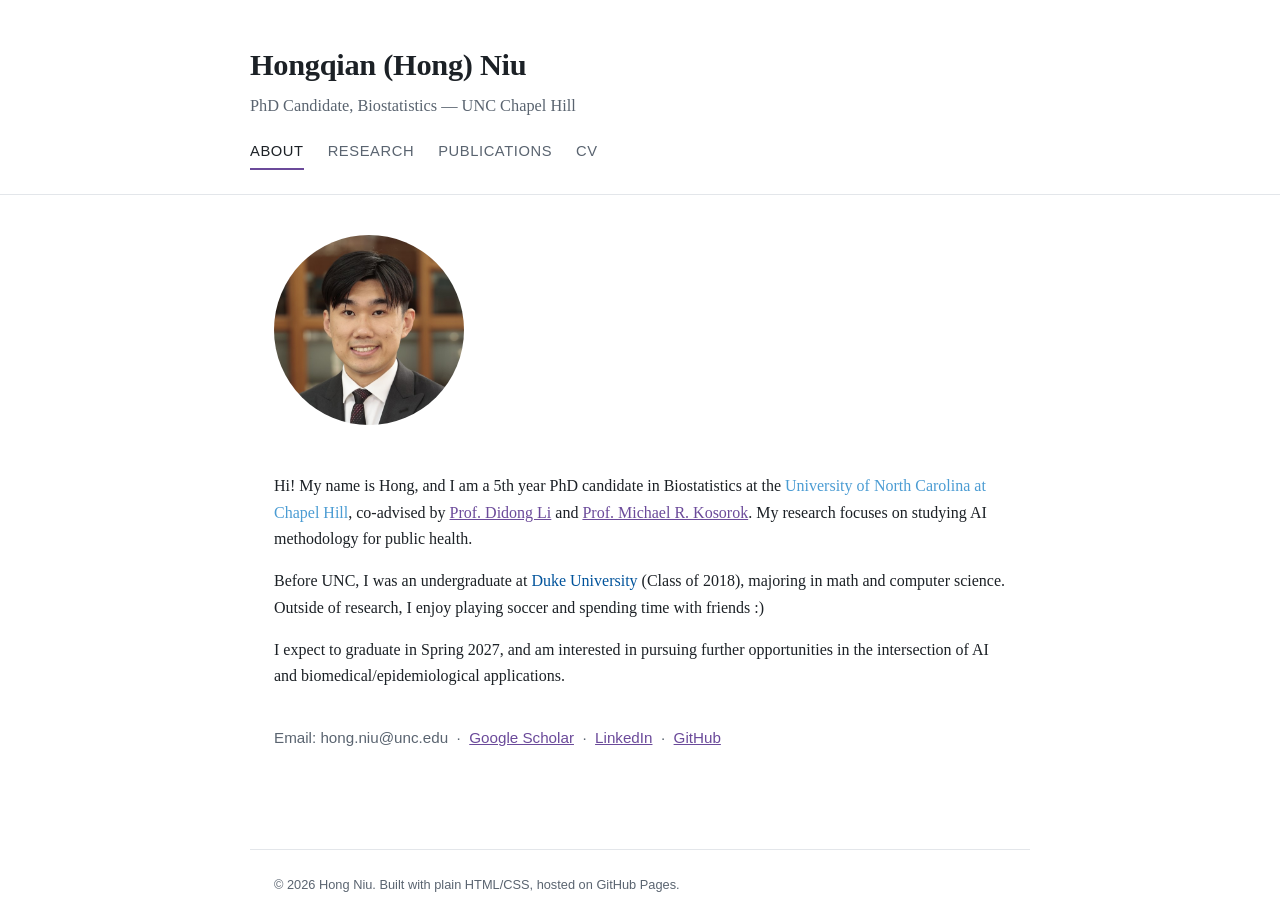
<file: index.html>
<!DOCTYPE html>
<html lang="en">
<head>
<meta charset="UTF-8">
<meta name="viewport" content="width=device-width, initial-scale=1.0">
<title>Hong Niu</title>
<link rel="stylesheet" href="css/style.css">
</head>
<body>

<header class="site-header">
  <div class="header-inner">
    <p class="name">Hongqian (Hong) Niu</p>
    <p class="role">PhD Candidate, Biostatistics — UNC Chapel Hill</p>
    <nav class="site-nav">
      <a href="index.html" class="active">About</a>
      <a href="research.html">Research</a>
      <a href="publications.html">Publications</a>
      <a href="cv.html">CV</a>
    </nav>
  </div>
</header>

<main>
  <img src="photo.jpg" alt="Hong Niu" class="headshot">

  <section>
    <p>
      Hi! My name is Hong, and I am a 5th year PhD candidate in Biostatistics at the <span class="unc-blue">University of North Carolina
      at Chapel Hill</span>, co-advised by <a href="https://sites.google.com/view/didongli/" target="_blank" rel="noopener">Prof. Didong Li</a> and <a href="https://mkosorok.web.unc.edu" target="_blank" rel="noopener">Prof. Michael R. Kosorok</a>. My research focuses on studying AI methodology for public health.
    </p>
    <p>
      Before UNC, I was an undergraduate at <span class="duke-blue">Duke University</span> (Class of 2018), majoring in math and computer science. Outside of research, I enjoy playing soccer and spending time with friends :)
    </p>
    <p>
      I expect to graduate in Spring 2027, and am interested in pursuing further opportunities in the intersection of AI and biomedical/epidemiological applications.
    </p>
  </section>

  <section>
    <p class="entry-meta">Email: hong.niu@unc.edu &nbsp;·&nbsp;
      <a href="https://scholar.google.com/citations?user=G5yHxa0AAAAJ&hl=en&oi=sra" target="_blank" rel="noopener">Google Scholar</a> &nbsp;·&nbsp;
      <a href="https://www.linkedin.com/in/hongqian-niu/" target="_blank" rel="noopener">LinkedIn</a> &nbsp;·&nbsp;
      <a href="https://github.com/hong-niu" target="_blank" rel="noopener">GitHub</a>
    </p>
  </section>
</main>

<footer class="site-footer">
  &copy; 2026 Hong Niu. Built with plain HTML/CSS, hosted on GitHub Pages.
</footer>

</body>
</html>
</file>
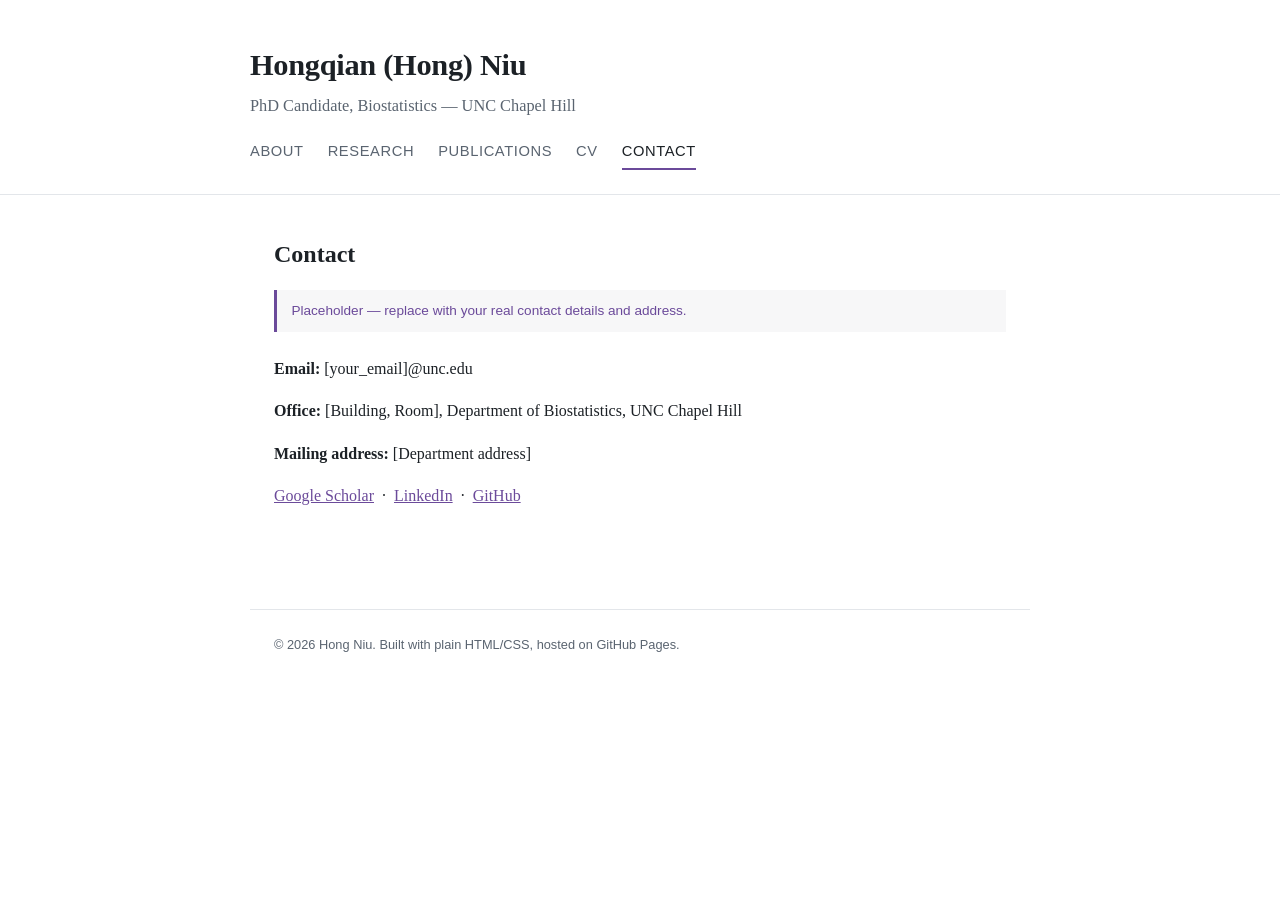
<file: contact.html>
<!DOCTYPE html>
<html lang="en">
<head>
<meta charset="UTF-8">
<meta name="viewport" content="width=device-width, initial-scale=1.0">
<title>Contact — Hong Niu</title>
<link rel="stylesheet" href="css/style.css">
</head>
<body>

<header class="site-header">
  <div class="header-inner">
    <p class="name">Hongqian (Hong) Niu</p>
    <p class="role">PhD Candidate, Biostatistics — UNC Chapel Hill</p>
    <nav class="site-nav">
      <a href="index.html">About</a>
      <a href="research.html">Research</a>
      <a href="publications.html">Publications</a>
      <a href="cv.html">CV</a>
      <a href="contact.html" class="active">Contact</a>
    </nav>
  </div>
</header>

<main>
  <h1 class="page-title">Contact</h1>
  <div class="placeholder-note">Placeholder — replace with your real contact details and address.</div>

  <section>
    <p><strong>Email:</strong> [your_email]@unc.edu</p>
    <p><strong>Office:</strong> [Building, Room], Department of Biostatistics, UNC Chapel Hill</p>
    <p><strong>Mailing address:</strong> [Department address]</p>
    <p>
      <a href="https://scholar.google.com/citations?user=G5yHxa0AAAAJ&hl=en&oi=sra" target="_blank" rel="noopener">Google Scholar</a> &nbsp;·&nbsp;
      <a href="https://www.linkedin.com/in/hongqian-niu/" target="_blank" rel="noopener">LinkedIn</a> &nbsp;·&nbsp;
      <a href="https://github.com/hong-niu" target="_blank" rel="noopener">GitHub</a>
    </p>
  </section>
</main>

<footer class="site-footer">
  &copy; 2026 Hong Niu. Built with plain HTML/CSS, hosted on GitHub Pages.
</footer>

</body>
</html>
</file>
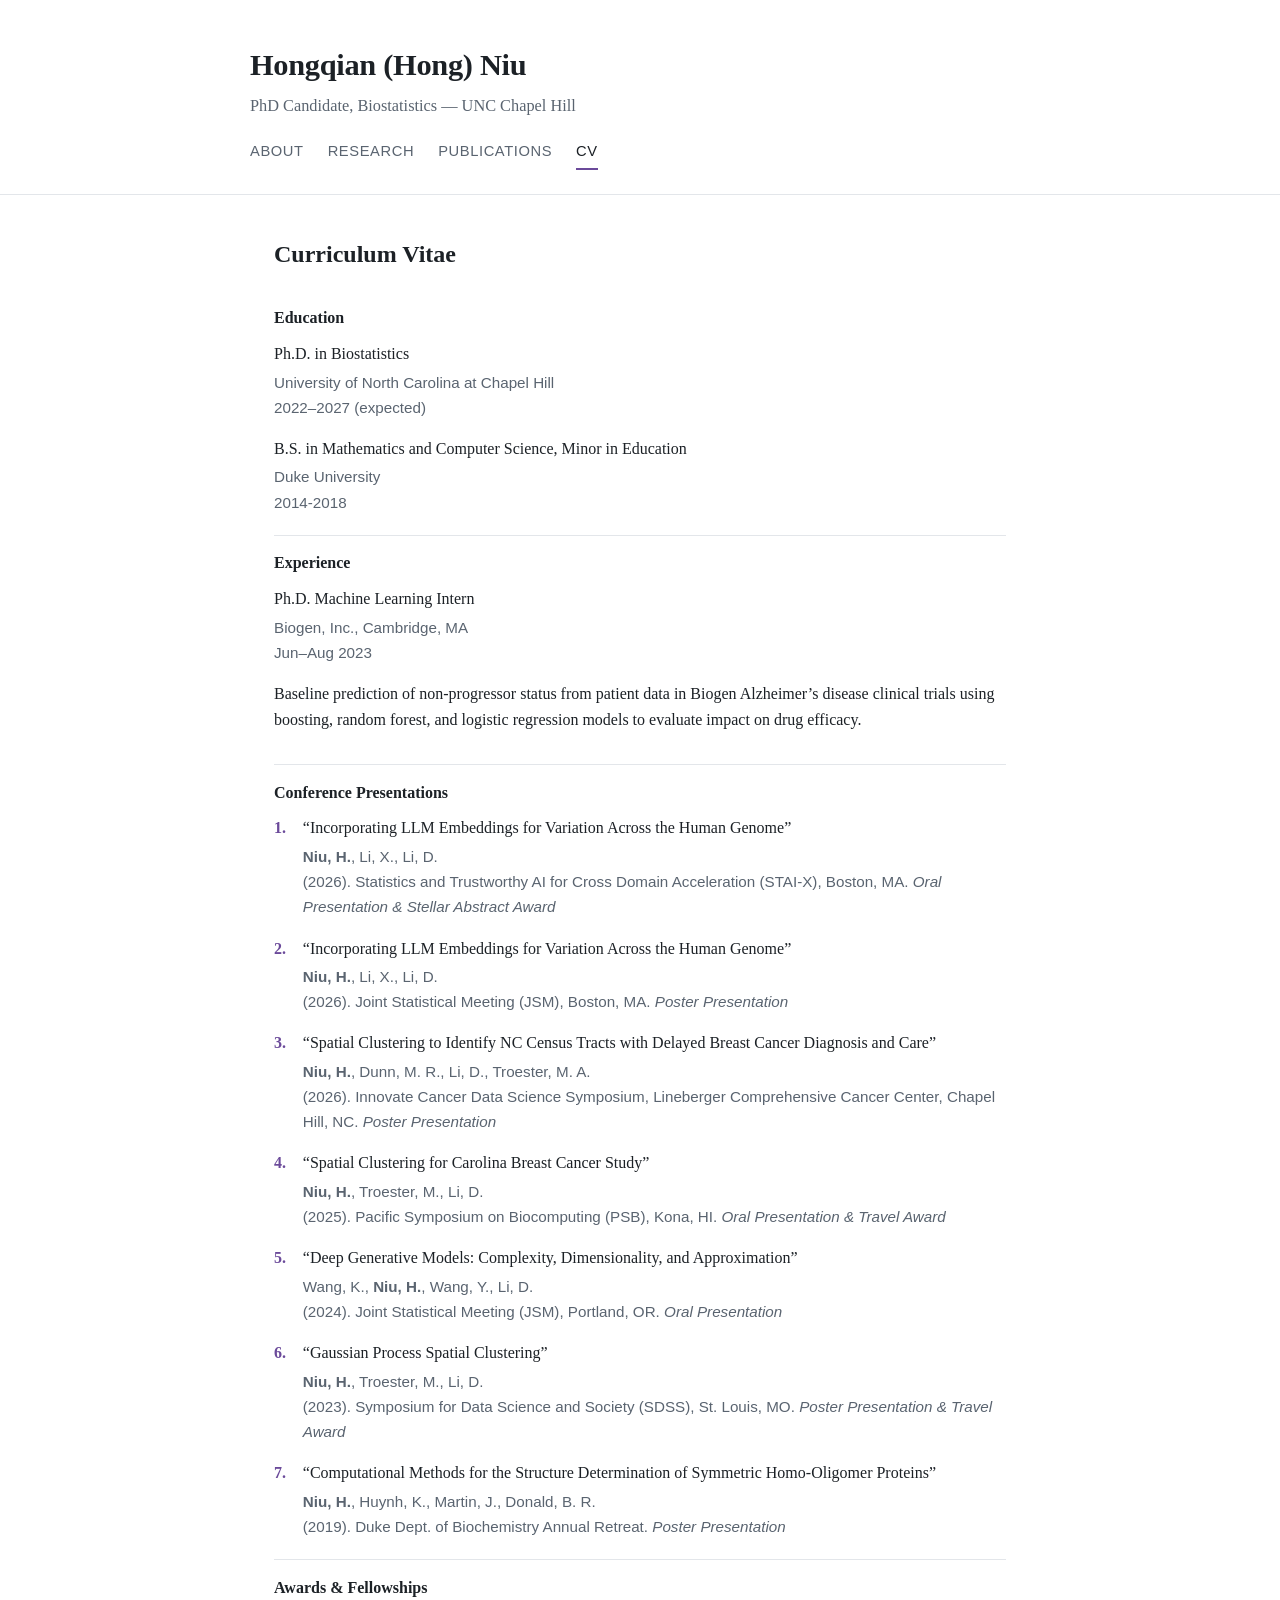
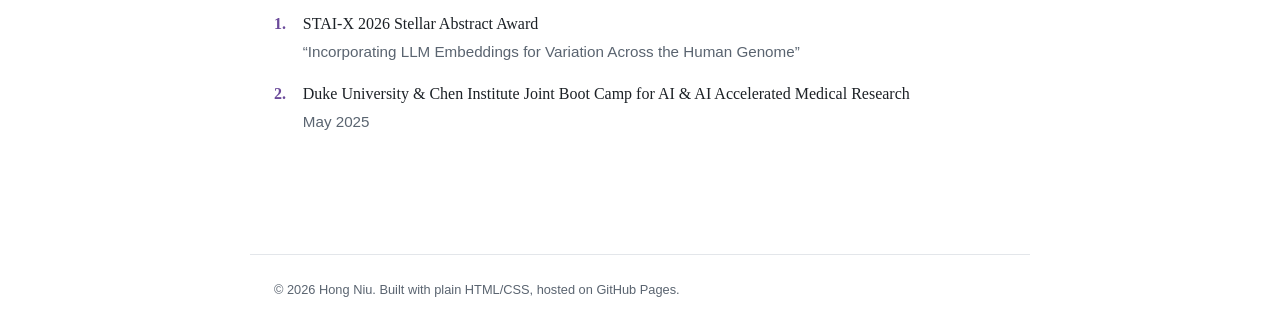
<file: cv.html>
<!DOCTYPE html>
<html lang="en">
<head>
<meta charset="UTF-8">
<meta name="viewport" content="width=device-width, initial-scale=1.0">
<title>CV — Hong Niu</title>
<link rel="stylesheet" href="css/style.css">
</head>
<body>

<header class="site-header">
  <div class="header-inner">
    <p class="name">Hongqian (Hong) Niu</p>
    <p class="role">PhD Candidate, Biostatistics — UNC Chapel Hill</p>
    <nav class="site-nav">
      <a href="index.html">About</a>
      <a href="research.html">Research</a>
      <a href="publications.html">Publications</a>
      <a href="cv.html" class="active">CV</a>
    </nav>
  </div>
</header>

<main>
  <h1 class="page-title">Curriculum Vitae</h1>

  <section>
    <div class="entry">
      <p class="entry-title" style="margin-bottom: 0.6rem;">Education</p>
      <div class="cv-item">
        <p class="cv-degree">Ph.D. in Biostatistics</p>
        <p class="entry-meta">University of North Carolina at Chapel Hill<br>2022&ndash;2027 (expected)</p>
      </div>
      <div class="cv-item">
        <p class="cv-degree">B.S. in Mathematics and Computer Science, Minor in Education</p>
        <p class="entry-meta">Duke University<br>2014-2018</p>
      </div>
    </div>

    <div class="entry">
      <p class="entry-title" style="margin-bottom: 0.6rem;">Experience</p>
      <div class="cv-item">
        <p class="cv-degree">Ph.D. Machine Learning Intern</p>
        <p class="entry-meta">Biogen, Inc., Cambridge, MA<br>Jun&ndash;Aug 2023</p>
        <p>Baseline prediction of non-progressor status from patient data in Biogen Alzheimer&rsquo;s
          disease clinical trials using boosting, random forest, and logistic regression models to
          evaluate impact on drug efficacy.</p>
      </div>
    </div>

    <div class="entry cv-numbered">
      <p class="entry-title" style="margin-bottom: 0.6rem;">Conference Presentations</p>

      <div class="cv-item">
        <p class="cv-degree">&ldquo;Incorporating LLM Embeddings for Variation Across the Human Genome&rdquo;</p>
        <p class="entry-meta"><strong>Niu, H.</strong>, Li, X., Li, D.<br>(2026). Statistics and Trustworthy AI for Cross Domain Acceleration (STAI-X), Boston, MA. <em>Oral Presentation &amp; Stellar Abstract Award</em></p>
      </div>

      <div class="cv-item">
        <p class="cv-degree">&ldquo;Incorporating LLM Embeddings for Variation Across the Human Genome&rdquo;</p>
        <p class="entry-meta"><strong>Niu, H.</strong>, Li, X., Li, D.<br>(2026). Joint Statistical Meeting (JSM), Boston, MA. <em>Poster Presentation</em></p>
      </div>

      <div class="cv-item">
        <p class="cv-degree">&ldquo;Spatial Clustering to Identify NC Census Tracts with Delayed Breast Cancer Diagnosis and Care&rdquo;</p>
        <p class="entry-meta"><strong>Niu, H.</strong>, Dunn, M. R., Li, D., Troester, M. A.<br>(2026). Innovate Cancer Data Science Symposium, Lineberger Comprehensive Cancer Center, Chapel Hill, NC. <em>Poster Presentation</em></p>
      </div>

      <div class="cv-item">
        <p class="cv-degree">&ldquo;Spatial Clustering for Carolina Breast Cancer Study&rdquo;</p>
        <p class="entry-meta"><strong>Niu, H.</strong>, Troester, M., Li, D.<br>(2025). Pacific Symposium on Biocomputing (PSB), Kona, HI. <em>Oral Presentation &amp; Travel Award</em></p>
      </div>

      <div class="cv-item">
        <p class="cv-degree">&ldquo;Deep Generative Models: Complexity, Dimensionality, and Approximation&rdquo;</p>
        <p class="entry-meta">Wang, K., <strong>Niu, H.</strong>, Wang, Y., Li, D.<br>(2024). Joint Statistical Meeting (JSM), Portland, OR. <em>Oral Presentation</em></p>
      </div>

      <div class="cv-item">
        <p class="cv-degree">&ldquo;Gaussian Process Spatial Clustering&rdquo;</p>
        <p class="entry-meta"><strong>Niu, H.</strong>, Troester, M., Li, D.<br>(2023). Symposium for Data Science and Society (SDSS), St. Louis, MO. <em>Poster Presentation &amp; Travel Award</em></p>
      </div>

      <div class="cv-item">
        <p class="cv-degree">&ldquo;Computational Methods for the Structure Determination of Symmetric Homo-Oligomer Proteins&rdquo;</p>
        <p class="entry-meta"><strong>Niu, H.</strong>, Huynh, K., Martin, J., Donald, B. R.<br>(2019). Duke Dept. of Biochemistry Annual Retreat. <em>Poster Presentation</em></p>
      </div>
    </div>

    <!--
    <div class="entry">
      <p class="entry-title">Skills</p>
      <p>R, Python, SAS, [statistical methods], [software/tools]</p>
    </div>
    -->

    <div class="entry cv-numbered">
      <p class="entry-title" style="margin-bottom: 0.6rem;">Awards &amp; Fellowships</p>
      <div class="cv-item">
        <p class="cv-degree">STAI-X 2026 Stellar Abstract Award</p>
        <p class="entry-meta">&ldquo;Incorporating LLM Embeddings for Variation Across the Human Genome&rdquo;</p>
      </div>
      <div class="cv-item">
        <p class="cv-degree">Duke University &amp; Chen Institute Joint Boot Camp for AI &amp; AI Accelerated Medical Research</p>
        <p class="entry-meta">May 2025</p>
      </div>
    </div>
  </section>
</main>

<footer class="site-footer">
  &copy; 2026 Hong Niu. Built with plain HTML/CSS, hosted on GitHub Pages.
</footer>

</body>
</html>
</file>
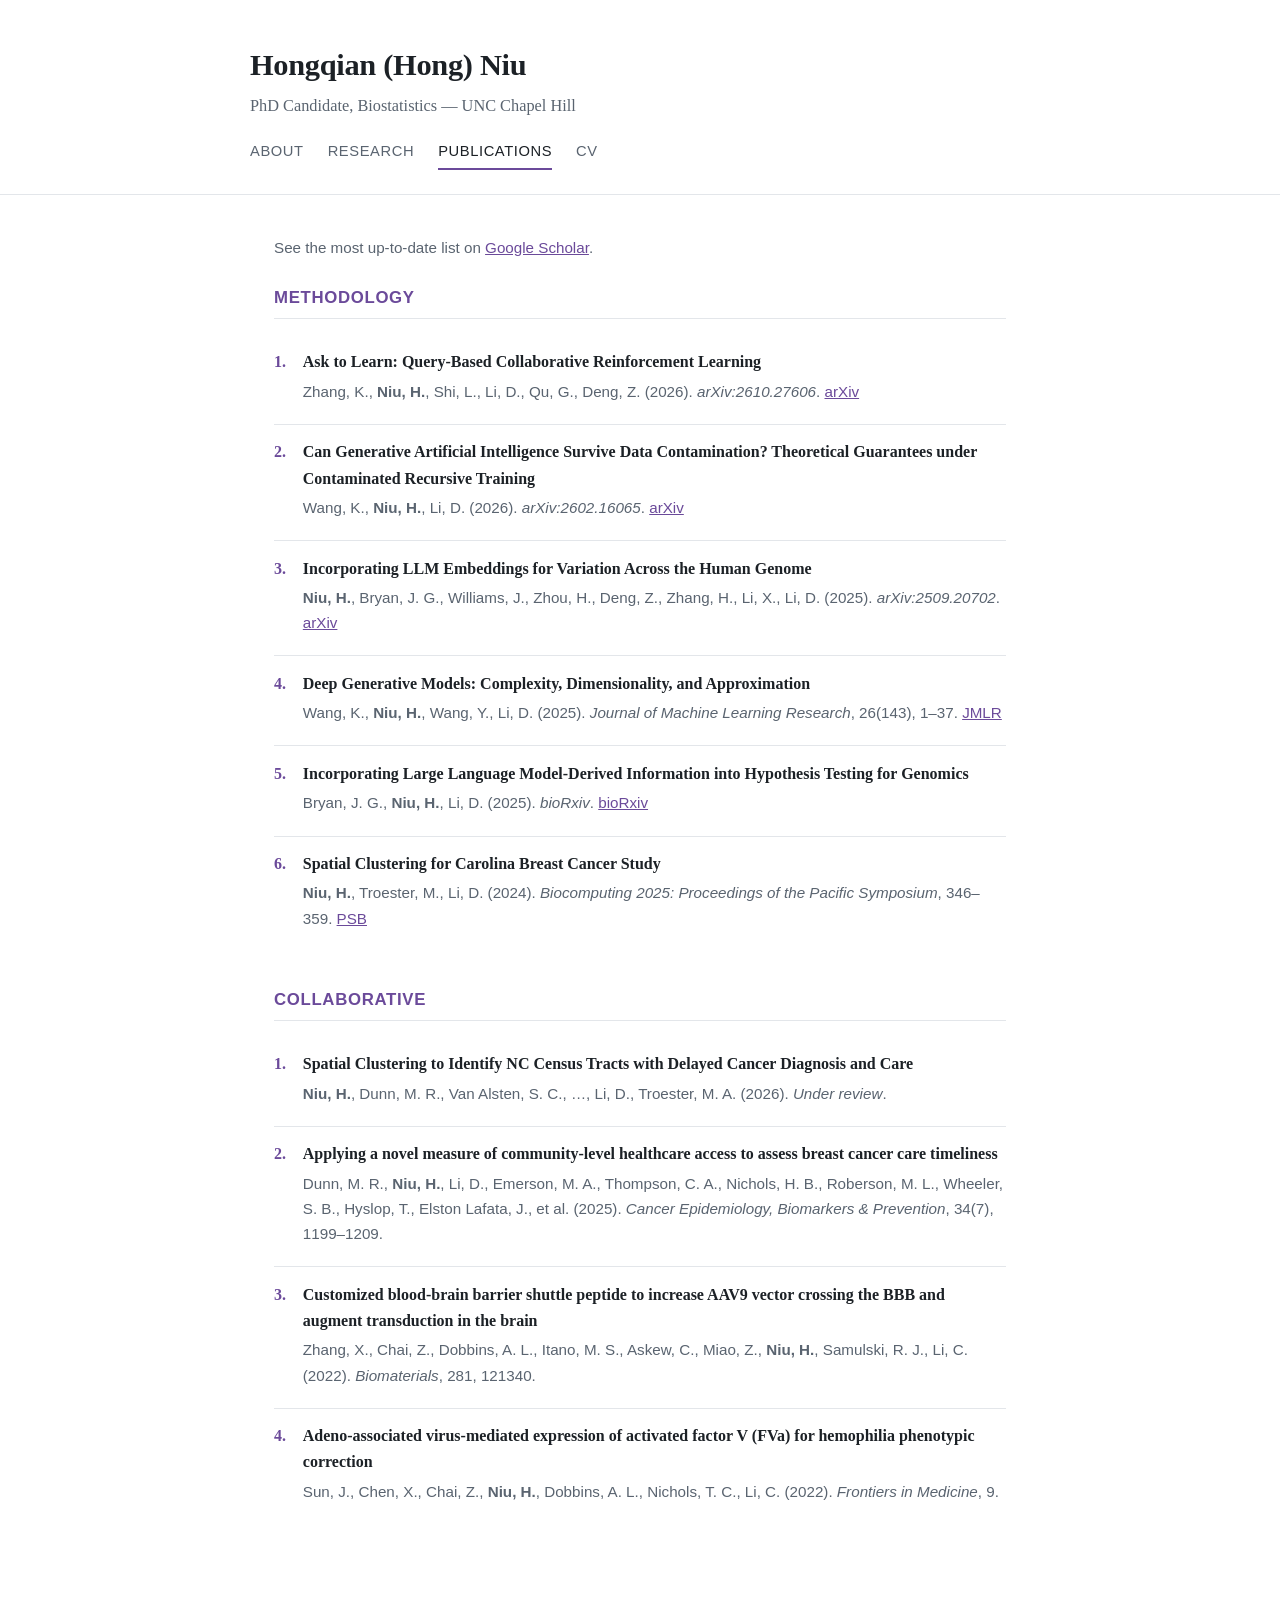
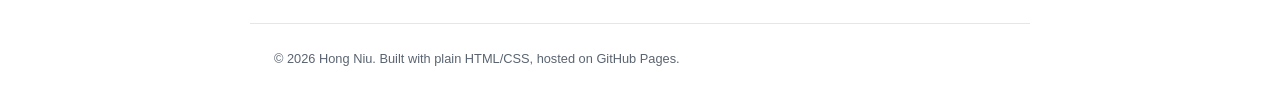
<file: publications.html>
<!DOCTYPE html>
<html lang="en">
<head>
<meta charset="UTF-8">
<meta name="viewport" content="width=device-width, initial-scale=1.0">
<title>Publications — Hong Niu</title>
<link rel="stylesheet" href="css/style.css">
</head>
<body>

<header class="site-header">
  <div class="header-inner">
    <p class="name">Hongqian (Hong) Niu</p>
    <p class="role">PhD Candidate, Biostatistics — UNC Chapel Hill</p>
    <nav class="site-nav">
      <a href="index.html">About</a>
      <a href="research.html">Research</a>
      <a href="publications.html" class="active">Publications</a>
      <a href="cv.html">CV</a>
    </nav>
  </div>
</header>

<main>
  <p class="entry-meta scholar-note">See the most up-to-date list on <a href="https://scholar.google.com/citations?user=G5yHxa0AAAAJ&hl=en&oi=sra" target="_blank" rel="noopener">Google Scholar</a>.</p>

  <section class="pub-list">
    <h2 class="section-title">Methodology</h2>

    <div class="entry">
      <p class="entry-title">Ask to Learn: Query-Based Collaborative Reinforcement Learning</p>
      <p class="entry-meta">Zhang, K., <strong>Niu, H.</strong>, Shi, L., Li, D., Qu, G., Deng, Z. (2026). <em>arXiv:2610.27606</em>.
        <a href="https://arxiv.org/abs/2610.27606" target="_blank" rel="noopener">arXiv</a></p>
    </div>

    <div class="entry">
      <p class="entry-title">Can Generative Artificial Intelligence Survive Data Contamination? Theoretical Guarantees under Contaminated Recursive Training</p>
      <p class="entry-meta">Wang, K., <strong>Niu, H.</strong>, Li, D. (2026). <em>arXiv:2602.16065</em>.
        <a href="https://arxiv.org/abs/2602.16065" target="_blank" rel="noopener">arXiv</a></p>
    </div>

    <div class="entry">
      <p class="entry-title">Incorporating LLM Embeddings for Variation Across the Human Genome</p>
      <p class="entry-meta"><strong>Niu, H.</strong>, Bryan, J. G., Williams, J., Zhou, H., Deng, Z., Zhang, H., Li, X., Li, D. (2025). <em>arXiv:2509.20702</em>.
        <a href="https://arxiv.org/abs/2509.20702" target="_blank" rel="noopener">arXiv</a></p>
    </div>

    <div class="entry">
      <p class="entry-title">Deep Generative Models: Complexity, Dimensionality, and Approximation</p>
      <p class="entry-meta">Wang, K., <strong>Niu, H.</strong>, Wang, Y., Li, D. (2025). <em>Journal of Machine Learning Research</em>, 26(143), 1&ndash;37.
        <a href="https://www.jmlr.org/papers/v26/24-1335.html" target="_blank" rel="noopener">JMLR</a></p>
    </div>

    <div class="entry">
      <p class="entry-title">Incorporating Large Language Model-Derived Information into Hypothesis Testing for Genomics</p>
      <p class="entry-meta">Bryan, J. G., <strong>Niu, H.</strong>, Li, D. (2025). <em>bioRxiv</em>.
        <a href="https://www.biorxiv.org/content/10.1101/2025.04.30.651464" target="_blank" rel="noopener">bioRxiv</a></p>
    </div>

    <div class="entry">
      <p class="entry-title">Spatial Clustering for Carolina Breast Cancer Study</p>
      <p class="entry-meta"><strong>Niu, H.</strong>, Troester, M., Li, D. (2024). <em>Biocomputing 2025: Proceedings of the Pacific Symposium</em>, 346&ndash;359.
        <a href="https://pmc.ncbi.nlm.nih.gov/articles/PMC12764386/" target="_blank" rel="noopener">PSB</a></p>
    </div>
  </section>

  <section class="pub-list">
    <h2 class="section-title">Collaborative</h2>

    <div class="entry">
      <p class="entry-title">Spatial Clustering to Identify NC Census Tracts with Delayed Cancer Diagnosis and Care</p>
      <p class="entry-meta"><strong>Niu, H.</strong>, Dunn, M. R., Van Alsten, S. C., &hellip;, Li, D., Troester, M. A. (2026). <em>Under review</em>.</p>
    </div>

    <div class="entry">
      <p class="entry-title">Applying a novel measure of community-level healthcare access to assess breast cancer care timeliness</p>
      <p class="entry-meta">Dunn, M. R., <strong>Niu, H.</strong>, Li, D., Emerson, M. A., Thompson, C. A., Nichols, H. B., Roberson, M. L., Wheeler, S. B., Hyslop, T., Elston Lafata, J., et al. (2025). <em>Cancer Epidemiology, Biomarkers &amp; Prevention</em>, 34(7), 1199&ndash;1209.</p>
    </div>

    <div class="entry">
      <p class="entry-title">Customized blood-brain barrier shuttle peptide to increase AAV9 vector crossing the BBB and augment transduction in the brain</p>
      <p class="entry-meta">Zhang, X., Chai, Z., Dobbins, A. L., Itano, M. S., Askew, C., Miao, Z., <strong>Niu, H.</strong>, Samulski, R. J., Li, C. (2022). <em>Biomaterials</em>, 281, 121340.</p>
    </div>

    <div class="entry">
      <p class="entry-title">Adeno-associated virus-mediated expression of activated factor V (FVa) for hemophilia phenotypic correction</p>
      <p class="entry-meta">Sun, J., Chen, X., Chai, Z., <strong>Niu, H.</strong>, Dobbins, A. L., Nichols, T. C., Li, C. (2022). <em>Frontiers in Medicine</em>, 9.</p>
    </div>
  </section>
</main>

<footer class="site-footer">
  &copy; 2026 Hong Niu. Built with plain HTML/CSS, hosted on GitHub Pages.
</footer>

</body>
</html>
</file>
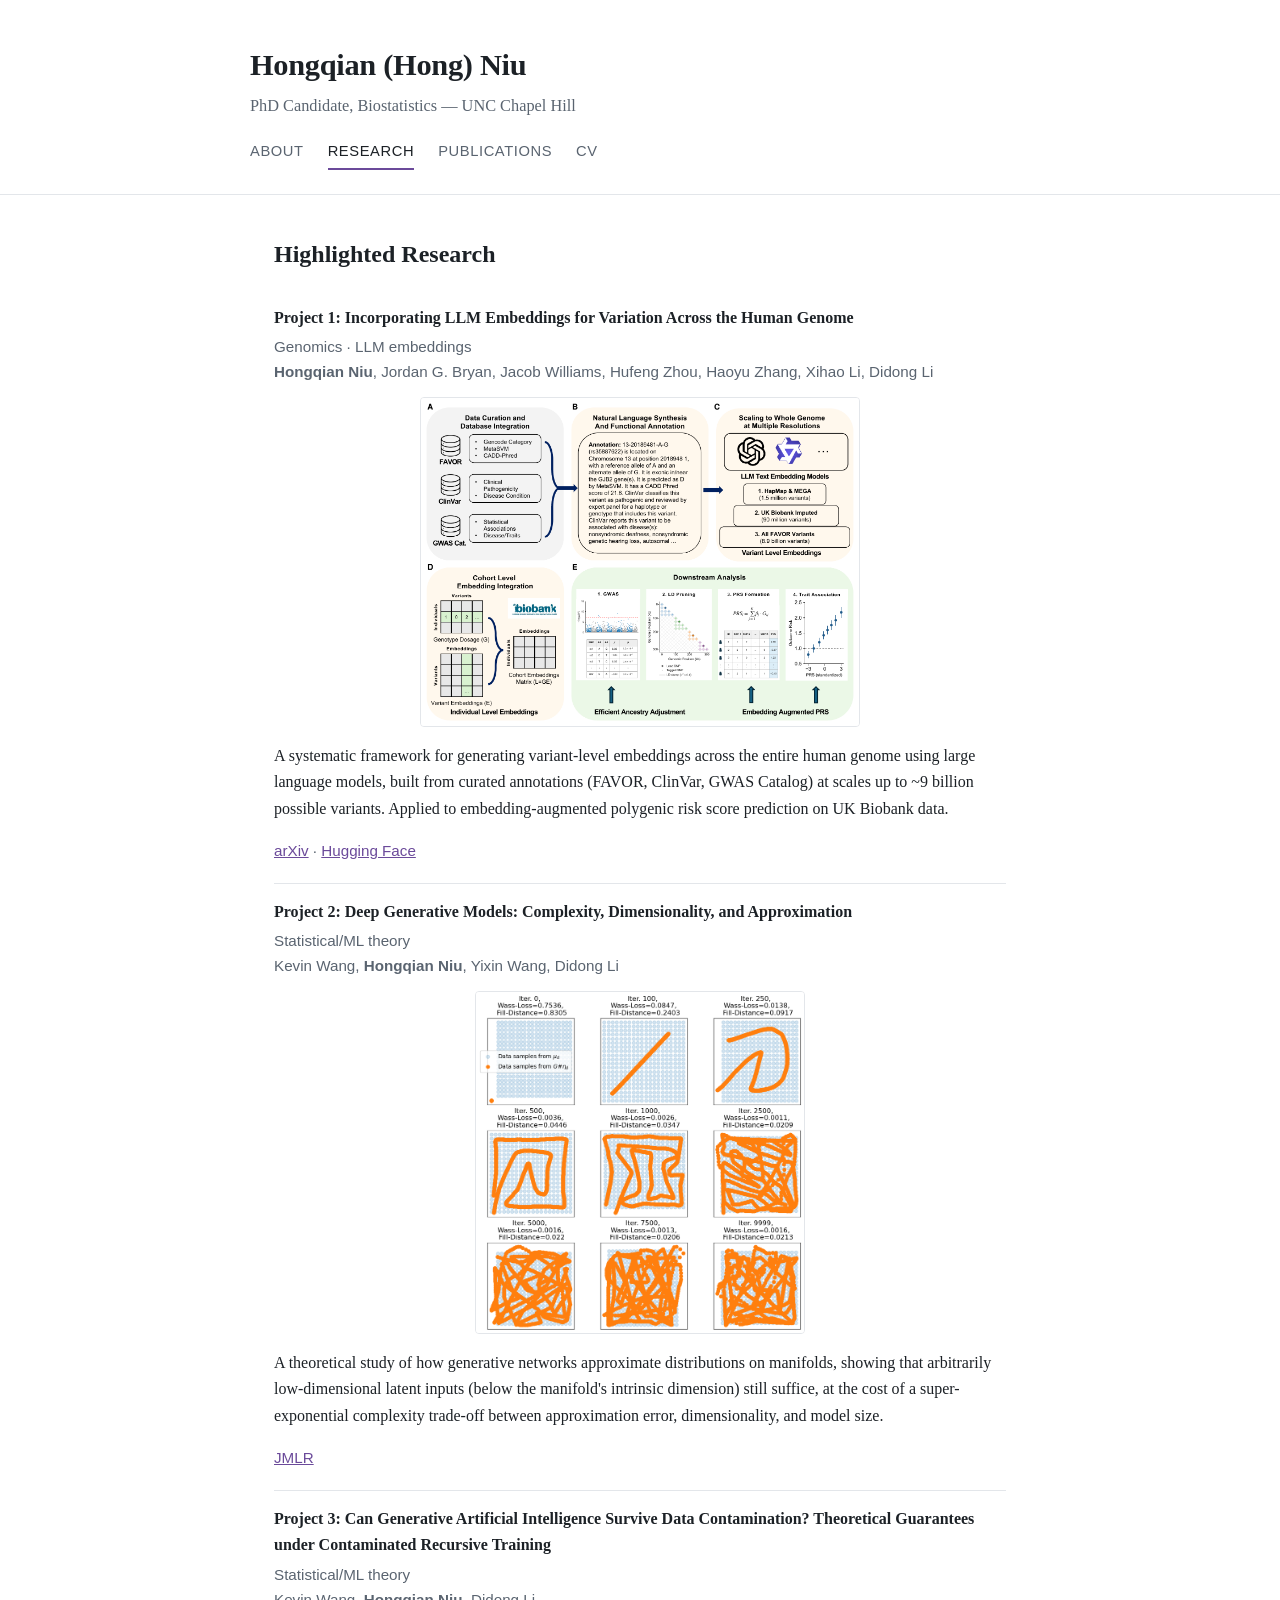
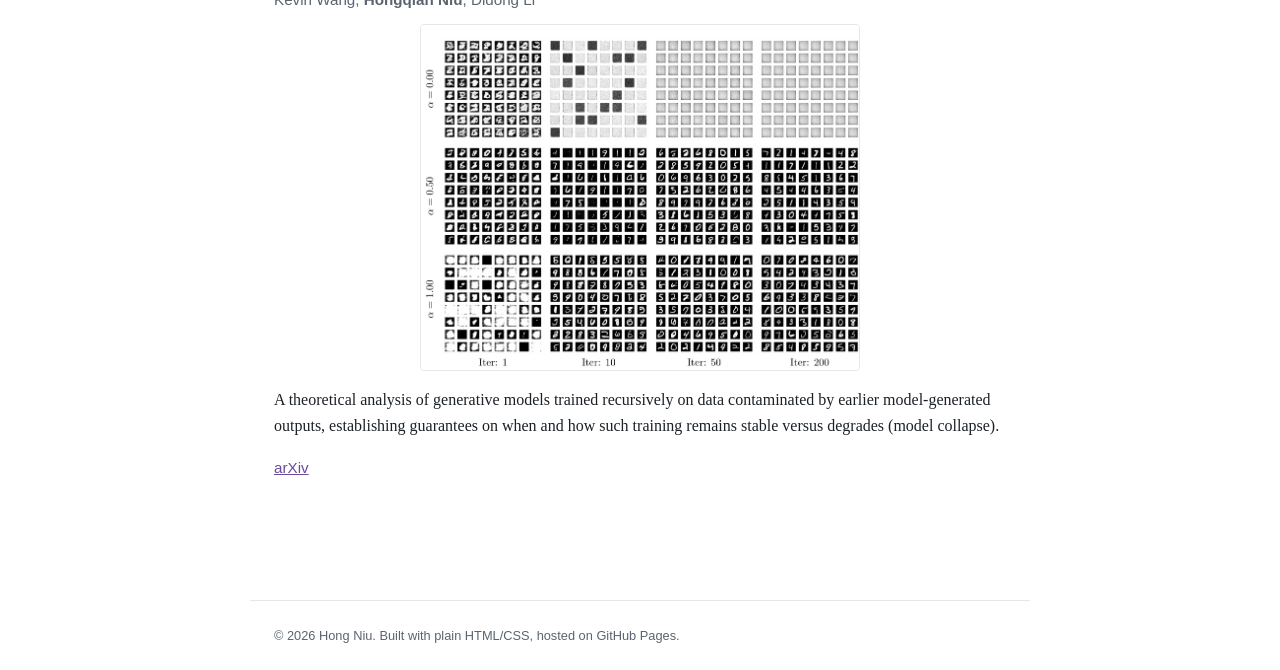
<file: research.html>
<!DOCTYPE html>
<html lang="en">
<head>
<meta charset="UTF-8">
<meta name="viewport" content="width=device-width, initial-scale=1.0">
<title>Research — Hong Niu</title>
<link rel="stylesheet" href="css/style.css">
</head>
<body>

<header class="site-header">
  <div class="header-inner">
    <p class="name">Hongqian (Hong) Niu</p>
    <p class="role">PhD Candidate, Biostatistics — UNC Chapel Hill</p>
    <nav class="site-nav">
      <a href="index.html">About</a>
      <a href="research.html" class="active">Research</a>
      <a href="publications.html">Publications</a>
      <a href="cv.html">CV</a>
    </nav>
  </div>
</header>

<main>
  <h1 class="page-title">Highlighted Research</h1>
  <section>
    <div class="entry">
      <p class="entry-title">Project 1: Incorporating LLM Embeddings for Variation Across the Human Genome</p>
      <p class="entry-meta">Genomics · LLM embeddings<br><strong>Hongqian Niu</strong>, Jordan G. Bryan, Jacob Williams, Hufeng Zhou, Haoyu Zhang, Xihao Li, Didong Li</p>
      <img src="images/project1-figure.png" alt="Overview of the LLM embedding framework for human genome variation" class="figure">
      <p>A systematic framework for generating variant-level embeddings across the entire human genome
        using large language models, built from curated annotations (FAVOR, ClinVar, GWAS Catalog) at
        scales up to ~9 billion possible variants. Applied to embedding-augmented polygenic risk score
        prediction on UK Biobank data.</p>
      <p class="entry-meta">
        <a href="https://arxiv.org/abs/2509.20702" target="_blank" rel="noopener">arXiv</a> ·
        <a href="https://huggingface.co/datasets/LiLabUNC/Variant-Foundation-Embeddings" target="_blank" rel="noopener">Hugging Face</a></p>
    </div>

    <div class="entry">
      <p class="entry-title">Project 2: Deep Generative Models: Complexity, Dimensionality, and Approximation</p>
      <p class="entry-meta">Statistical/ML theory<br>Kevin Wang, <strong>Hongqian Niu</strong>, Yixin Wang, Didong Li</p>
      <img src="images/project2-figure.png" alt="1D-to-2D generator trajectory over training iterations" class="figure" style="width: 45%; max-width: 45%;">
      <p>A theoretical study of how generative networks approximate distributions on manifolds,
        showing that arbitrarily low-dimensional latent inputs (below the manifold's intrinsic
        dimension) still suffice, at the cost of a super-exponential complexity trade-off between
        approximation error, dimensionality, and model size.</p>
      <p class="entry-meta">
        <a href="https://www.jmlr.org/papers/v26/24-1335.html" target="_blank" rel="noopener">JMLR</a></p>
    </div>

    <div class="entry">
      <p class="entry-title">Project 3: Can Generative Artificial Intelligence Survive Data Contamination? Theoretical Guarantees under Contaminated Recursive Training</p>
      <p class="entry-meta">Statistical/ML theory<br>Kevin Wang, <strong>Hongqian Niu</strong>, Didong Li</p>
      <img src="images/project3-figure.png" alt="Diffusion model trained under contaminated recursive training (CRT) on MNIST at varying real-data fractions" class="figure" style="width: 60%; max-width: 60%;">
      <p>A theoretical analysis of generative models trained recursively on data contaminated by
        earlier model-generated outputs, establishing guarantees on when and how such training
        remains stable versus degrades (model collapse).</p>
      <p class="entry-meta">
        <a href="https://arxiv.org/abs/2602.16065" target="_blank" rel="noopener">arXiv</a></p>
    </div>

  </section>
</main>

<footer class="site-footer">
  &copy; 2026 Hong Niu. Built with plain HTML/CSS, hosted on GitHub Pages.
</footer>

</body>
</html>
</file>
<file: css/style.css>
:root {
  --ink: #1c2126;
  --muted: #5a6470;
  --line: #e3e6ea;
  --accent: #6b4a9a;
  --bg: #ffffff;
  --bg-soft: #f7f7f8;
  --max-width: 780px;
}

* { box-sizing: border-box; }

body {
  margin: 0;
  font-family: "Georgia", "Iowan Old Style", serif;
  color: var(--ink);
  background: var(--bg);
  line-height: 1.65;
}

header.site-header {
  border-bottom: 1px solid var(--line);
  padding: 2.5rem 1.5rem 1.5rem;
}

.header-inner {
  max-width: var(--max-width);
  margin: 0 auto;
}

.name {
  font-size: 1.9rem;
  font-weight: 700;
  margin: 0 0 0.15rem;
  letter-spacing: -0.01em;
}

.role {
  color: var(--muted);
  font-size: 1.02rem;
  margin: 0 0 1.2rem;
}

nav.site-nav {
  display: flex;
  gap: 1.5rem;
  font-family: "Helvetica Neue", Arial, sans-serif;
  font-size: 0.92rem;
  text-transform: uppercase;
  letter-spacing: 0.04em;
}

nav.site-nav a {
  color: var(--muted);
  text-decoration: none;
  padding-bottom: 0.3rem;
  border-bottom: 2px solid transparent;
}

nav.site-nav a:hover,
nav.site-nav a.active {
  color: var(--ink);
  border-bottom-color: var(--accent);
}

main {
  max-width: var(--max-width);
  margin: 0 auto;
  padding: 2.5rem 1.5rem 4rem;
}

h1.page-title {
  font-size: 1.5rem;
  margin-top: 0;
}

h2.section-title {
  font-size: 1.05rem;
  font-family: "Helvetica Neue", Arial, sans-serif;
  text-transform: uppercase;
  letter-spacing: 0.04em;
  color: var(--accent);
  border-bottom: 1px solid var(--line);
  padding-bottom: 0.4rem;
  margin: 0 0 1rem;
}

section { margin-bottom: 2.2rem; }

.headshot {
  width: 190px;
  height: 190px;
  object-fit: cover;
  object-position: center;
  border-radius: 50%;
  margin-bottom: 1.5rem;
}

.placeholder-note {
  font-family: "Helvetica Neue", Arial, sans-serif;
  font-size: 0.85rem;
  color: var(--accent);
  background: var(--bg-soft);
  border-left: 3px solid var(--accent);
  padding: 0.6rem 0.9rem;
  margin-bottom: 1.5rem;
}

.entry {
  padding: 0.9rem 0;
  border-bottom: 1px solid var(--line);
}
.entry:last-child { border-bottom: none; }

.pub-list {
  counter-reset: pub;
}
.pub-list .entry {
  position: relative;
  padding-left: 1.8rem;
}
.pub-list .entry::before {
  counter-increment: pub;
  content: counter(pub) ".";
  position: absolute;
  left: 0;
  top: 0.9rem;
  font-weight: 700;
  color: var(--accent);
}

.entry-title { font-weight: 700; margin: 0 0 0.2rem; }
.entry-meta {
  font-family: "Helvetica Neue", Arial, sans-serif;
  font-size: 0.95rem;
  color: var(--muted);
  margin: 0 0 0.35rem;
}

a { color: var(--accent); }

.cv-item {
  margin-bottom: 1rem;
}
.cv-item:last-child {
  margin-bottom: 0;
}
.cv-degree {
  margin: 0 0 0.15rem;
}

.cv-numbered {
  counter-reset: cvnum;
}
.cv-numbered .cv-item {
  position: relative;
  padding-left: 1.8rem;
}
.cv-numbered .cv-item::before {
  counter-increment: cvnum;
  content: counter(cvnum) ".";
  position: absolute;
  left: 0;
  top: 0;
  font-weight: 700;
  color: var(--accent);
}

.scholar-note {
  margin-bottom: 1.5rem;
}

.figure {
  display: block;
  width: 60%;
  max-width: 60%;
  height: auto;
  border: 1px solid var(--line);
  border-radius: 4px;
  margin: 0.8rem auto;
}

.unc-blue { color: #4B9CD3; }
.duke-blue { color: #00539B; }

.cv-download {
  display: inline-block;
  font-family: "Helvetica Neue", Arial, sans-serif;
  font-size: 0.9rem;
  border: 1px solid var(--ink);
  padding: 0.5rem 1rem;
  text-decoration: none;
  color: var(--ink);
  margin-bottom: 1.5rem;
}
.cv-download:hover { background: var(--ink); color: var(--bg); }

footer.site-footer {
  max-width: var(--max-width);
  margin: 0 auto;
  padding: 1.5rem;
  font-family: "Helvetica Neue", Arial, sans-serif;
  font-size: 0.8rem;
  color: var(--muted);
  border-top: 1px solid var(--line);
}

@media (max-width: 480px) {
  nav.site-nav { flex-wrap: wrap; gap: 0.9rem; }
}
</file>
